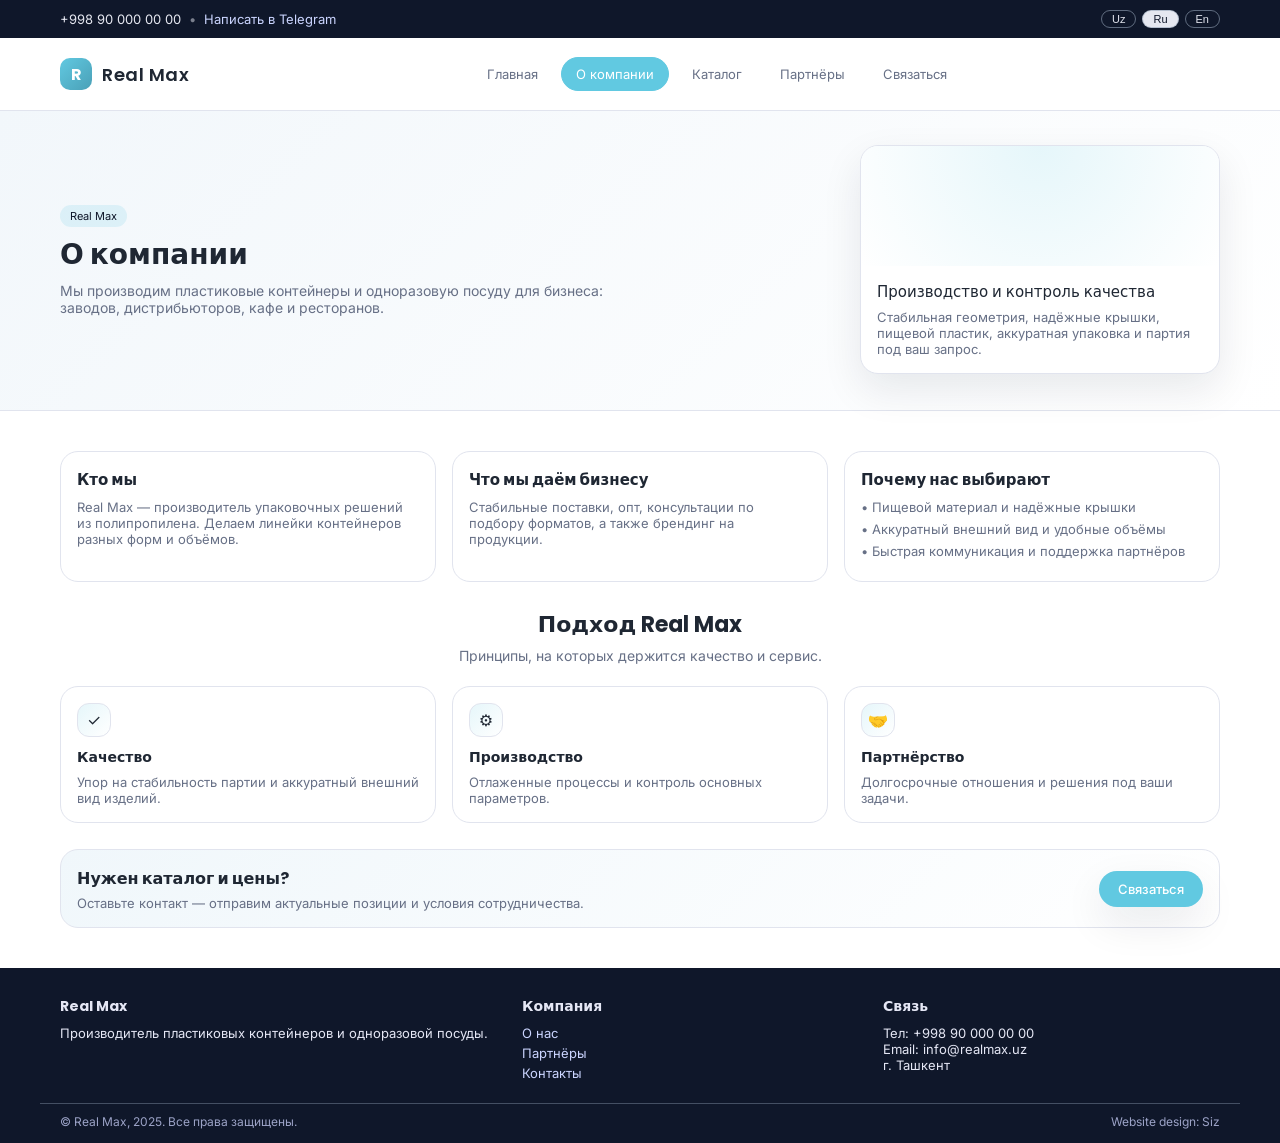
<file: about.html>
<!DOCTYPE html>
<html lang="ru">
<head>
  <meta charset="UTF-8">
  <title>Real Max – О компании</title>
  <meta name="viewport" content="width=device-width, initial-scale=1.0">
  <link href="https://fonts.googleapis.com/css2?family=Inter:wght@400;500;600&family=Poppins:wght@500;600;700&display=swap" rel="stylesheet">
  <link rel="stylesheet" href="styles.css">
</head>
<body>

  <header class="header">
    <!-- Yuqori panel (telefon, telegram, til) -->
  <div class="topbar">
    <div class="container topbar-inner">
      <div class="topbar-left">
        <span class="topbar-phone">+998 90 000 00 00</span>
        <span class="topbar-sep">•</span>
        <a href="#" class="topbar-link" data-i18n="topbar_telegram">Написать в Telegram</a>
      </div>
      <div class="topbar-right">
        <button class="lang-chip" data-lang="uz">Uz</button>
        <button class="lang-chip active" data-lang="ru">Ru</button>
        <button class="lang-chip" data-lang="en">En</button>
      </div>
    </div>
  </div>
    <div class="container header-inner">
      <a class="logo" href="index.html" aria-label="Real Max">
        <span class="logo-mark">R</span>
        <span class="logo-text">Real Max</span>
      </a>

      <nav class="nav-main" aria-label="Main navigation">
        <a class="nav-link" href="index.html" data-i18n="nav_home">Главная</a>
        <a class="nav-link nav-link-active" href="about.html" data-i18n="nav_about">О компании</a>
        <a class="nav-link" href="catalog.html" data-i18n="nav_catalog">каталог</a>
        <a class="nav-link" href="partners.html" data-i18n="nav_partners">Партнёры</a>
        <a class="nav-link" href="contact.html" data-i18n="nav_contact">Связаться</a>
      </nav>
    </div>
  </header>

  <section class="page-hero">
    <div class="container page-hero-inner">
      <div>
        <div class="page-chip" data-i18n="about_chip">Real Max</div>
        <h1 class="page-title" data-i18n="about_title">О компании</h1>
        <p class="page-sub" data-i18n="about_sub">
          Мы производим пластиковые контейнеры и одноразовую посуду для бизнеса: заводов, дистрибьюторов, кафе и ресторанов.
        </p>
      </div>
      <div class="page-hero-card">
        <div class="page-hero-card-top"></div>
        <div class="page-hero-card-body">
          <div class="page-hero-card-title" data-i18n="about_card_title">Производство и контроль качества</div>
          <div class="page-hero-card-text" data-i18n="about_card_text">
            Стабильная геометрия, надёжные крышки, пищевой пластик, аккуратная упаковка и партия под ваш запрос.
          </div>
        </div>
      </div>
    </div>
  </section>

  <section class="section">
    <div class="container">
      <div class="info-grid">
        <div class="info-card">
          <h3 data-i18n="about_b1_title">Кто мы</h3>
          <p data-i18n="about_b1_text">
            Real Max — производитель упаковочных решений из полипропилена. Делаем линейки контейнеров разных форм и объёмов.
          </p>
        </div>

        <div class="info-card">
          <h3 data-i18n="about_b2_title">Что мы даём бизнесу</h3>
          <p data-i18n="about_b2_text">
            Стабильные поставки, опт, консультации по подбору форматов, а также брендинг на продукции.
          </p>
        </div>

        <div class="info-card">
          <h3 data-i18n="about_b3_title">Почему нас выбирают</h3>
          <ul class="bullet">
            <li data-i18n="about_b3_li1">• Пищевой материал и надёжные крышки</li>
            <li data-i18n="about_b3_li2">• Аккуратный внешний вид и удобные объёмы</li>
            <li data-i18n="about_b3_li3">• Быстрая коммуникация и поддержка партнёров</li>
          </ul>
        </div>
      </div>

      <div class="section-header" style="margin-top:26px;">
        <h2 data-i18n="about_values_title">Подход Real Max</h2>
        <p data-i18n="about_values_sub">Принципы, на которых держится качество и сервис.</p>
      </div>

      <div class="value-grid">
        <div class="value-card">
          <div class="value-icon">✓</div>
          <h4 data-i18n="about_v1_title">Качество</h4>
          <p data-i18n="about_v1_text">Упор на стабильность партии и аккуратный внешний вид изделий.</p>
        </div>
        <div class="value-card">
          <div class="value-icon">⚙</div>
          <h4 data-i18n="about_v2_title">Производство</h4>
          <p data-i18n="about_v2_text">Отлаженные процессы и контроль основных параметров.</p>
        </div>
        <div class="value-card">
          <div class="value-icon">🤝</div>
          <h4 data-i18n="about_v3_title">Партнёрство</h4>
          <p data-i18n="about_v3_text">Долгосрочные отношения и решения под ваши задачи.</p>
        </div>
      </div>

      <div class="cta-panel">
        <div>
          <h3 data-i18n="about_cta_title">Хотите каталог и цены?</h3>
          <p data-i18n="about_cta_text">Оставьте контакт — отправим актуальные позиции и условия сотрудничества.</p>
        </div>
        <a class="btn primary" href="contact.html" data-i18n="about_cta_btn">Связаться</a>
      </div>
    </div>
  </section>

  <footer class="footer">
    <div class="container footer-inner">
      <div class="footer-col">
        <h4>Real Max</h4>
        <p data-i18n="footer_about">Производитель пластиковых контейнеров и одноразовой посуды.</p>
      </div>
      <div class="footer-col">
        <h4 data-i18n="footer_company">Компания</h4>
        <a href="about.html" data-i18n="footer_about_link">О нас</a>
        <a href="partners.html" data-i18n="footer_partners_link">Партнёры</a>
        <a href="contact.html" data-i18n="footer_contacts">Контакты</a>
      </div>
      <div class="footer-col">
        <h4 data-i18n="footer_contact">Связь</h4>
        <p data-i18n="footer_tel">Тел: +998 90 000 00 00</p>
        <p data-i18n="footer_email">Email: info@realmax.uz</p>
        <p data-i18n="footer_city">г. Ташкент</p>
      </div>
    </div>
    <div class="footer-bottom">
      <div class="container footer-bottom-inner">
        <span data-i18n="footer_copy">© Real Max, 2025. Все права защищены.</span>
        <span data-i18n="footer_design">Website design: Siz</span>
      </div>
    </div>
  </footer>

  <script src="script.js"></script>
</body>
</html>
</file>
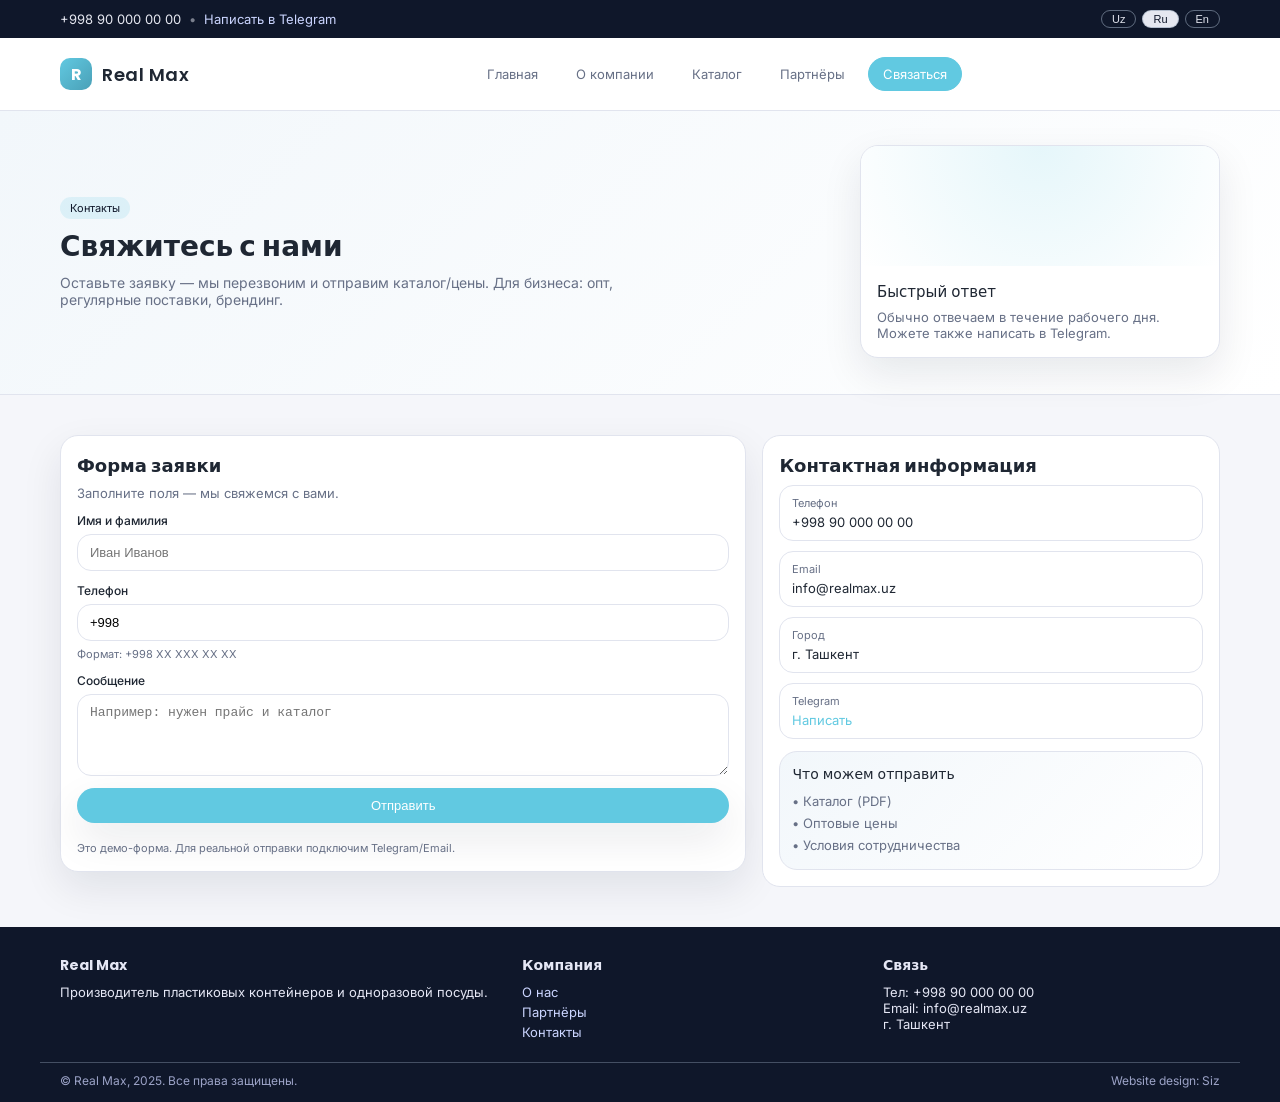
<file: contact.html>
<!DOCTYPE html>
<html lang="ru">
<head>
  <meta charset="UTF-8">
  <title>Real Max – Связаться</title>
  <meta name="viewport" content="width=device-width, initial-scale=1.0">
  <link href="https://fonts.googleapis.com/css2?family=Inter:wght@400;500;600&family=Poppins:wght@500;600;700&display=swap" rel="stylesheet">
  <link rel="stylesheet" href="styles.css">
</head>
<body>

  <header class="header">
    <!-- Yuqori panel (telefon, telegram, til) -->
  <div class="topbar">
    <div class="container topbar-inner">
      <div class="topbar-left">
        <span class="topbar-phone">+998 90 000 00 00</span>
        <span class="topbar-sep">•</span>
        <a href="#" class="topbar-link" data-i18n="topbar_telegram">Написать в Telegram</a>
      </div>
      <div class="topbar-right">
        <button class="lang-chip" data-lang="uz">Uz</button>
        <button class="lang-chip active" data-lang="ru">Ru</button>
        <button class="lang-chip" data-lang="en">En</button>
      </div>
    </div>
  </div>
    <div class="container header-inner">
      <a class="logo" href="index.html" aria-label="Real Max">
        <span class="logo-mark">R</span>
        <span class="logo-text">Real Max</span>
      </a>

      <nav class="nav-main" aria-label="Main navigation">
        <a class="nav-link" href="index.html" data-i18n="nav_home">Главная</a>
        <a class="nav-link" href="about.html" data-i18n="nav_about">О компании</a>
        <a class="nav-link" href="catalog.html" data-i18n="nav_catalog">каталог</a>
        <a class="nav-link" href="partners.html" data-i18n="nav_partners">Партнёры</a>
        <a class="nav-link nav-link-active" href="contact.html" data-i18n="nav_contact">Связаться</a>
      </nav>
    </div>
  </header>

  <section class="page-hero">
    <div class="container page-hero-inner">
      <div>
        <div class="page-chip" data-i18n="contact_chip">Контакты</div>
        <h1 class="page-title" data-i18n="contact_title">Свяжитесь с нами</h1>
        <p class="page-sub" data-i18n="contact_sub">
          Оставьте заявку — мы перезвоним и отправим каталог/цены. Для бизнеса: опт, регулярные поставки, брендинг.
        </p>
      </div>

      <div class="page-hero-card">
        <div class="page-hero-card-top"></div>
        <div class="page-hero-card-body">
          <div class="page-hero-card-title" data-i18n="contact_card_title">Быстрый ответ</div>
          <div class="page-hero-card-text" data-i18n="contact_card_text">
            Обычно отвечаем в течение рабочего дня. Можете также написать в Telegram.
          </div>
        </div>
      </div>
    </div>
  </section>

  <section class="section section-alt">
    <div class="container">
      <div class="contact-grid">
        <div class="contact-card">
          <h2 class="contact-h2" data-i18n="contact_form_title">Форма заявки</h2>
          <p class="contact-p" data-i18n="contact_form_sub">Заполните поля — мы свяжемся с вами.</p>

          <form class="form" id="contactForm">
            <div class="form-row">
              <label class="form-label" for="fullName" data-i18n="contact_name_label">Имя и фамилия</label>
              <input class="form-input" id="fullName" name="fullName" type="text" placeholder="Иван Иванов" required>
            </div>

            <div class="form-row">
              <label class="form-label" for="phone" data-i18n="contact_phone_label">Телефон</label>
              <input class="form-input" id="phone" name="phone" type="tel" placeholder="+998 90 123 45 67" required>
              <div class="form-hint" data-i18n="contact_phone_hint">Формат: +998 XX XXX XX XX</div>
            </div>

            <div class="form-row">
              <label class="form-label" for="message" data-i18n="contact_msg_label">Сообщение</label>
              <textarea class="form-textarea" id="message" name="message" rows="4" placeholder="Например: нужен прайс и каталог"></textarea>
            </div>

            <button class="btn primary full" type="submit" data-i18n="contact_submit">Отправить</button>
            <div class="form-note" data-i18n="contact_note">Это демо-форма. Для реальной отправки подключим Telegram/Email.</div>
          </form>
        </div>

        <div class="contact-card contact-card-side">
          <h2 class="contact-h2" data-i18n="contact_info_title">Контактная информация</h2>
          <div class="contact-info">
            <div class="contact-info-item">
              <div class="contact-info-k" data-i18n="contact_info_phone_k">Телефон</div>
              <div class="contact-info-v">+998 90 000 00 00</div>
            </div>
            <div class="contact-info-item">
              <div class="contact-info-k">Email</div>
              <div class="contact-info-v">info@realmax.uz</div>
            </div>
            <div class="contact-info-item">
              <div class="contact-info-k" data-i18n="contact_info_city_k">Город</div>
              <div class="contact-info-v" data-i18n="footer_city">г. Ташкент</div>
            </div>
            <div class="contact-info-item">
              <div class="contact-info-k">Telegram</div>
              <div class="contact-info-v">
                <a href="#" class="news-link" data-i18n="contact_info_tg_link">Написать</a>
              </div>
            </div>
          </div>

          <div class="mini-card">
            <div class="mini-card-title" data-i18n="contact_side_title">Что можем отправить</div>
            <ul class="bullet" style="margin-top:8px;">
              <li data-i18n="contact_side_li1">• Каталог (PDF)</li>
              <li data-i18n="contact_side_li2">• Оптовые цены</li>
              <li data-i18n="contact_side_li3">• Условия сотрудничества</li>
            </ul>
          </div>
        </div>

      </div>
    </div>
  </section>

  <footer class="footer">
    <div class="container footer-inner">
      <div class="footer-col">
        <h4>Real Max</h4>
        <p data-i18n="footer_about">Производитель пластиковых контейнеров и одноразовой посуды.</p>
      </div>
      <div class="footer-col">
        <h4 data-i18n="footer_company">Компания</h4>
        <a href="about.html" data-i18n="footer_about_link">О нас</a>
        <a href="partners.html" data-i18n="footer_partners_link">Партнёры</a>
        <a href="contact.html" data-i18n="footer_contacts">Контакты</a>
      </div>
      <div class="footer-col">
        <h4 data-i18n="footer_contact">Связь</h4>
        <p data-i18n="footer_tel">Тел: +998 90 000 00 00</p>
        <p data-i18n="footer_email">Email: info@realmax.uz</p>
        <p data-i18n="footer_city">г. Ташкент</p>
      </div>
    </div>
    <div class="footer-bottom">
      <div class="container footer-bottom-inner">
        <span data-i18n="footer_copy">© Real Max, 2025. Все права защищены.</span>
        <span data-i18n="footer_design">Website design: Siz</span>
      </div>
    </div>
  </footer>
  

  <script src="script.js"></script>
</body>
</html>
</file>
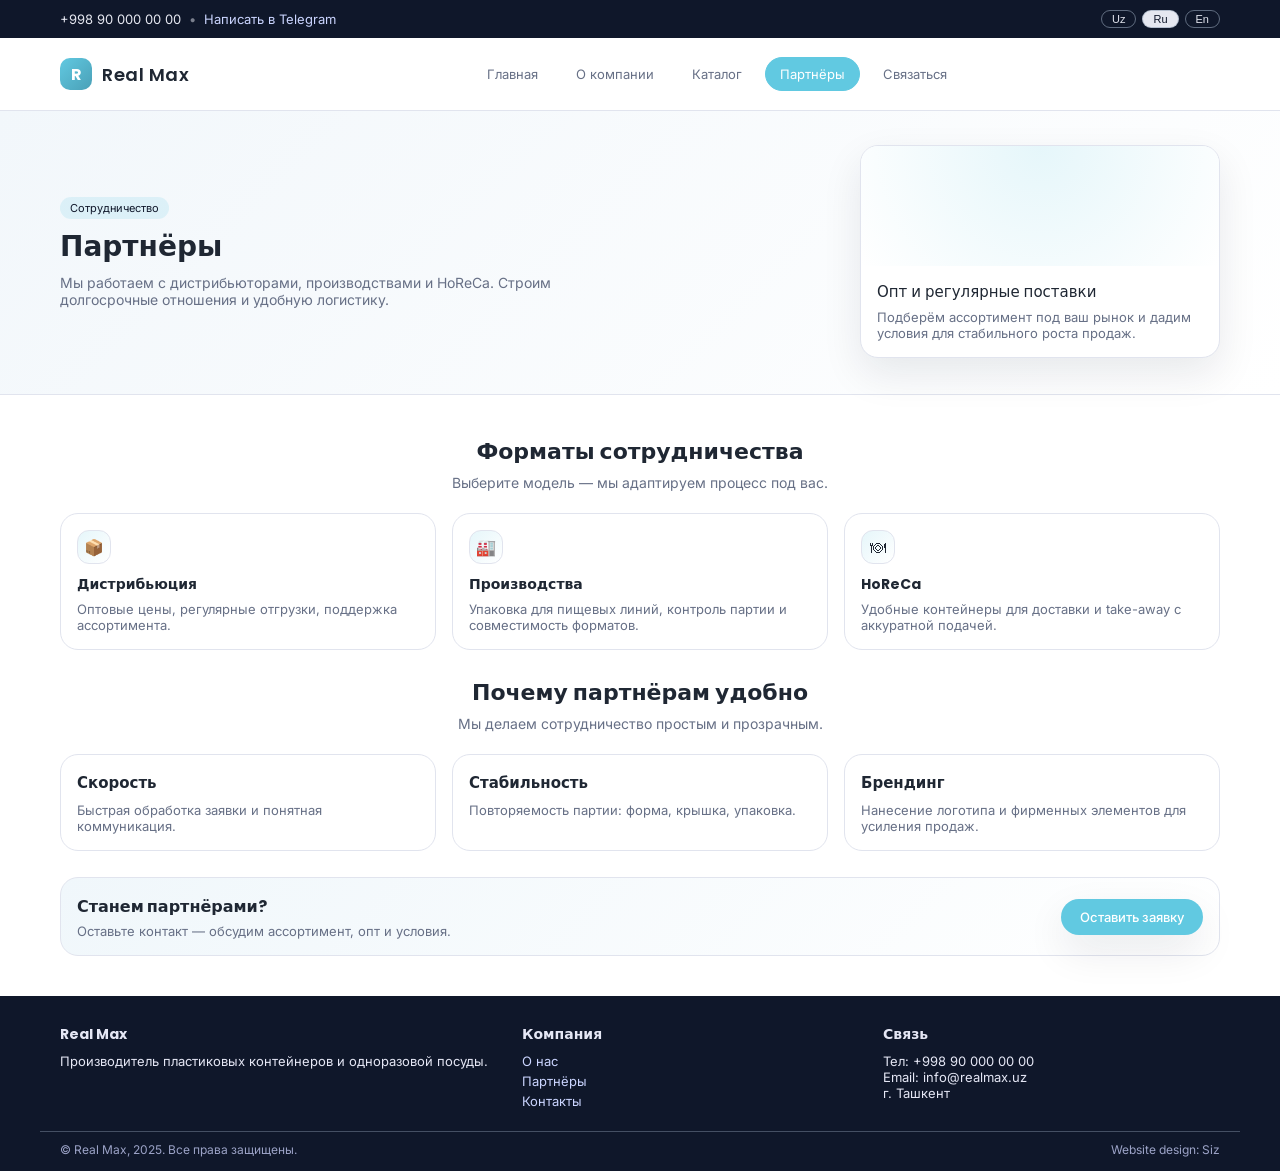
<file: partners.html>
<!DOCTYPE html>
<html lang="ru">
<head>
  <meta charset="UTF-8">
  <title>Real Max – Партнёры</title>
  <meta name="viewport" content="width=device-width, initial-scale=1.0">
  <link href="https://fonts.googleapis.com/css2?family=Inter:wght@400;500;600&family=Poppins:wght@500;600;700&display=swap" rel="stylesheet">
  <link rel="stylesheet" href="styles.css">
</head>
<body>

  <header class="header">
    <!-- Yuqori panel (telefon, telegram, til) -->
  <div class="topbar">
    <div class="container topbar-inner">
      <div class="topbar-left">
        <span class="topbar-phone">+998 90 000 00 00</span>
        <span class="topbar-sep">•</span>
        <a href="#" class="topbar-link" data-i18n="topbar_telegram">Написать в Telegram</a>
      </div>
      <div class="topbar-right">
        <button class="lang-chip" data-lang="uz">Uz</button>
        <button class="lang-chip active" data-lang="ru">Ru</button>
        <button class="lang-chip" data-lang="en">En</button>
      </div>
    </div>
  </div>
    <div class="container header-inner">
      <a class="logo" href="index.html" aria-label="Real Max">
        <span class="logo-mark">R</span>
        <span class="logo-text">Real Max</span>
      </a>

      <nav class="nav-main" aria-label="Main navigation">
        <a class="nav-link" href="index.html" data-i18n="nav_home">Главная</a>
        <a class="nav-link" href="about.html" data-i18n="nav_about">О компании</a>
        <a class="nav-link" href="catalog.html" data-i18n="nav_catalog">каталог</a>
        <a class="nav-link nav-link-active" href="partners.html" data-i18n="nav_partners">Партнёры</a>
        <a class="nav-link" href="contact.html" data-i18n="nav_contact">Связаться</a>
      </nav>
    </div>
  </header>

  <section class="page-hero">
    <div class="container page-hero-inner">
      <div>
        <div class="page-chip" data-i18n="partners_chip">Сотрудничество</div>
        <h1 class="page-title" data-i18n="partners_title">Партнёры</h1>
        <p class="page-sub" data-i18n="partners_sub">
          Мы работаем с дистрибьюторами, производствами и HoReCa. Строим долгосрочные отношения и удобную логистику.
        </p>
      </div>
      <div class="page-hero-card">
        <div class="page-hero-card-top"></div>
        <div class="page-hero-card-body">
          <div class="page-hero-card-title" data-i18n="partners_card_title">Опт и регулярные поставки</div>
          <div class="page-hero-card-text" data-i18n="partners_card_text">
            Подберём ассортимент под ваш рынок и дадим условия для стабильного роста продаж.
          </div>
        </div>
      </div>
    </div>
  </section>

  <section class="section">
    <div class="container">
      <div class="section-header">
        <h2 data-i18n="partners_models_title">Форматы сотрудничества</h2>
        <p data-i18n="partners_models_sub">Выберите модель — мы адаптируем процесс под вас.</p>
      </div>

      <div class="value-grid">
        <div class="value-card">
          <div class="value-icon">📦</div>
          <h4 data-i18n="partners_m1_title">Дистрибьюция</h4>
          <p data-i18n="partners_m1_text">Оптовые цены, регулярные отгрузки, поддержка ассортимента.</p>
        </div>
        <div class="value-card">
          <div class="value-icon">🏭</div>
          <h4 data-i18n="partners_m2_title">Производства</h4>
          <p data-i18n="partners_m2_text">Упаковка для пищевых линий, контроль партии и совместимость форматов.</p>
        </div>
        <div class="value-card">
          <div class="value-icon">🍽</div>
          <h4 data-i18n="partners_m3_title">HoReCa</h4>
          <p data-i18n="partners_m3_text">Удобные контейнеры для доставки и take-away с аккуратной подачей.</p>
        </div>
      </div>

      <div class="section-header" style="margin-top:26px;">
        <h2 data-i18n="partners_why_title">Почему партнёрам удобно</h2>
        <p data-i18n="partners_why_sub">Мы делаем сотрудничество простым и прозрачным.</p>
      </div>

      <div class="info-grid">
        <div class="info-card">
          <h3 data-i18n="partners_b1_title">Скорость</h3>
          <p data-i18n="partners_b1_text">Быстрая обработка заявки и понятная коммуникация.</p>
        </div>
        <div class="info-card">
          <h3 data-i18n="partners_b2_title">Стабильность</h3>
          <p data-i18n="partners_b2_text">Повторяемость партии: форма, крышка, упаковка.</p>
        </div>
        <div class="info-card">
          <h3 data-i18n="partners_b3_title">Брендинг</h3>
          <p data-i18n="partners_b3_text">Нанесение логотипа и фирменных элементов для усиления продаж.</p>
        </div>
      </div>

      <div class="cta-panel">
        <div>
          <h3 data-i18n="partners_cta_title">Станем партнёрами?</h3>
          <p data-i18n="partners_cta_text">Оставьте контакт — обсудим ассортимент, опт и условия.</p>
        </div>
        <a class="btn primary" href="contact.html" data-i18n="partners_cta_btn">Оставить заявку</a>
      </div>
    </div>
  </section>

  <footer class="footer">
    <div class="container footer-inner">
      <div class="footer-col">
        <h4>Real Max</h4>
        <p data-i18n="footer_about">Производитель пластиковых контейнеров и одноразовой посуды.</p>
      </div>
      <div class="footer-col">
        <h4 data-i18n="footer_company">Компания</h4>
        <a href="about.html" data-i18n="footer_about_link">О нас</a>
        <a href="partners.html" data-i18n="footer_partners_link">Партнёры</a>
        <a href="contact.html" data-i18n="footer_contacts">Контакты</a>
      </div>
      <div class="footer-col">
        <h4 data-i18n="footer_contact">Связь</h4>
        <p data-i18n="footer_tel">Тел: +998 90 000 00 00</p>
        <p data-i18n="footer_email">Email: info@realmax.uz</p>
        <p data-i18n="footer_city">г. Ташкент</p>
      </div>
    </div>
    <div class="footer-bottom">
      <div class="container footer-bottom-inner">
        <span data-i18n="footer_copy">© Real Max, 2025. Все права защищены.</span>
        <span data-i18n="footer_design">Website design: Siz</span>
      </div>
    </div>
  </footer>

  <script src="script.js"></script>
</body>
</html>
</file>
<file: styles.css>
:root {
  --brand: #61c9e1;
  --brand-soft: rgba(97, 201, 225, 0.16);
  --text-main: #1f2733;
  --text-muted: #677086;
  --bg: #f5f6fa;
  --card-bg: #ffffff;
  --border-soft: #e1e4ee;
  --shadow-soft: 0 16px 40px rgba(15, 23, 42, 0.09);
  --radius-md: 12px;
  --radius-lg: 18px;
}

/* Reset */
*,
*::before,
*::after {
  box-sizing: border-box;
  margin: 0;
  padding: 0;
}
.product-img img { width:100%; height:100%; object-fit:cover; display:block; }

html, body {
  font-family: 'Inter', system-ui, -apple-system, BlinkMacSystemFont, sans-serif;
  color: var(--text-main);
  background-color: #ffffff;
  scroll-behavior: smooth;
}

a { text-decoration: none; color: inherit; }
img { max-width: 100%; display: block; }

.container {
  width: 100%;
  max-width: 1200px;
  margin: 0 auto;
  padding: 0 20px;
}

/* Topbar */
.topbar {
  background-color: #0f172a;
  color: #e5e7f0;
  font-size: 13px;
}

.topbar-inner {
  display: flex;
  justify-content: space-between;
  align-items: center;
  height: 38px;
}

.topbar-left {
  display: flex;
  align-items: center;
  gap: 8px;
}

.topbar-link { color: #cbd5ff; }
.topbar-sep { opacity: 0.5; }

.topbar-right { display: flex; gap: 6px; }

.lang-chip {
  border-radius: 999px;
  border: 1px solid rgba(148, 163, 184, 0.6);
  background: transparent;
  padding: 2px 10px;
  color: #e5e7f0;
  font-size: 11px;
  cursor: pointer;
}

.lang-chip.active {
  background-color: #e5e7f0;
  color: #0f172a;
}

/* Header */
.header {
  border-bottom: 1px solid var(--border-soft);
  background-color: #ffffff;
  position: sticky;
  top: 0;
  z-index: 50;
}

.header-inner {
  display: flex;
  align-items: center;
  justify-content: space-between;
  gap: 24px;
  height: 72px;
}

.logo {
  display: flex;
  align-items: center;
  gap: 10px;
}

.logo-mark {
  width: 32px;
  height: 32px;
  border-radius: 10px;
  background: linear-gradient(135deg, var(--brand), #4aa0b7);
  display: flex;
  align-items: center;
  justify-content: center;
  color: #ffffff;
  font-weight: 700;
  font-family: 'Poppins', system-ui;
}

.logo-text {
  font-weight: 600;
  font-family: 'Poppins', system-ui;
  letter-spacing: 0.03em;
  font-size: 18px;
}

.nav-main {
  display: flex;
  gap: 8px;
  flex: 1;
  justify-content: center;
}

.nav-link {
  border-radius: 999px;
  border: 1px solid transparent;
  padding: 8px 14px;
  font-size: 13px;
  background-color: transparent;
  cursor: pointer;
  color: var(--text-muted);
  transition: 0.18s ease;
  display: inline-flex;
  align-items: center;
  justify-content: center;
}

.nav-link:hover {
  background-color: var(--brand-soft);
  color: var(--text-main);
}

.nav-link-active {
  background-color: var(--brand);
  color: #ffffff;
  border-color: var(--brand);
}
.hero-desc{
  margin-top: 16px;
  max-width: 560px;
}

.hero-desc p{
  font-size: 14px;
  line-height: 1.7;
  color: var(--text-muted);
  margin-bottom: 10px;
}

/* Hero */

.hero{
  min-height: calc(100vh - 110px);
  display:flex;
  align-items:center;
  position: relative;
  overflow: hidden;

  /* layered premium gradient */
  background:
    radial-gradient(600px 600px at 15% 20%, rgba(97,201,225,0.45), transparent 60%),
    radial-gradient(520px 520px at 105% 100%, rgba(97,201,225,0.25), transparent 150%),
    linear-gradient(135deg, #eef6fb 0%, #ffffff 55%);
  
  border-bottom: 1px solid var(--border-soft);
}

.hero-inner {
  display: grid;
  grid-template-columns: 1.3fr 0.7fr; /* chapga ko‘proq joy */
  align-items: center;
  gap: 48px;
}

.hero-label {
  display: inline-block;
  padding: 4px 10px;
  border-radius: 999px;
  background-color: var(--brand-soft);
  color: #0f172a;
  font-size: 11px;
  margin-bottom: 10px;
}

.hero h1 {
  font-family: 'Poppins', system-ui;
  font-size: 50px;
  line-height: 1.25;
  margin-bottom: 14px;
}

/* ===== Real Max yondashuvi — oq gradient ===== */
.rm-values{
  position: relative;
  background-color: #61C9E1; /* asosiy ko‘k */
  overflow: hidden;
}

.rm-values::before{
  content: "";
  position: absolute;
  inset: 0;

  background:
    radial-gradient(900px 500px at 50% 0%, rgba(255,255,255,0.35), transparent 65%),
    radial-gradient(700px 450px at 20% 60%, rgba(255,255,255,0.18), transparent 70%),
    radial-gradient(700px 450px at 80% 60%, rgba(255,255,255,0.18), transparent 70%);

  pointer-events: none;
}

/* textlar ustida qolsin */
.rm-values > .container{
  position: relative;
  z-index: 2;
}

.hero-text {
  color: var(--text-muted);
  font-size: 14px;
  max-width: 480px;
  margin-bottom: 18px;
}

.hero-actions {
  display: flex;
  flex-wrap: wrap;
  gap: 10px;
  margin-bottom: 20px;
}

.btn {
  border-radius: 999px;
  padding: 9px 18px;
  border: 1px solid transparent;
  font-size: 13px;
  cursor: pointer;
  font-weight: 500;
  display: inline-flex;
  align-items: center;
  justify-content: center;
  transition: 0.18s ease;
}

.btn.primary {
  background-color: var(--brand);
  color: #ffffff;
  box-shadow: var(--shadow-soft);
}

.btn.primary:hover { opacity: 0.92; }

.btn.ghost {
  background-color: #ffffff;
  color: var(--text-main);
  border-color: var(--border-soft);
}

.btn.ghost:hover { border-color: var(--brand); }
.btn.mini { padding: 7px 14px; font-size: 12px; }
.btn.full { width: 100%; }

.hero-stats {
  display: flex;
  flex-wrap: wrap;
  gap: 18px;
  margin-top: 8px;
}

.stat-item { min-width: 90px; }
.stat-number { display: block; font-weight: 600; font-size: 18px; }
.stat-label { font-size: 12px; color: var(--text-muted); }

.hero-right { display: flex; justify-content: center; }

.hero-product-card {
  width: 140%;
  max-width: 960px;   /* 860 → 960 */
  aspect-ratio: 1 / 1;
  border-radius: var(--radius-lg);
  background-color: #ffffff;
  border: 1px solid var(--border-soft);
  box-shadow: var(--shadow-soft);
  overflow: hidden;
}




.hero-product-info { padding: 14px 16px 16px; }
.hero-product-info h3 {
  font-size: 16px;
  margin-bottom: 6px;
  font-family: 'Poppins', system-ui;
}
.hero-product-info p {
  font-size: 13px;
  color: var(--text-muted);
  margin-bottom: 10px;
}

/* Sections */
.section { padding: 40px 0; background-color: #ffffff; }
.section-alt { background-color: var(--bg); }

.section-header { text-align: center; margin-bottom: 22px; }
.section-header h2 {
  font-family: 'Poppins', system-ui;
  font-size: 22px;
  margin-bottom: 6px;
}
.section-header p { font-size: 14px; color: var(--text-muted); }

.section-header-row {
  display: flex;
  justify-content: space-between;
  align-items: flex-end;
  gap: 16px;
}

/* Tabs */
.tabs { display: flex; gap: 6px; flex-wrap: wrap; }
.tab {
  border-radius: 999px;
  padding: 5px 12px;
  border: 1px solid var(--border-soft);
  background-color: #ffffff;
  font-size: 12px;
  color: var(--text-muted);
  cursor: pointer;
}
.tab.active {
  border-color: var(--brand);
  color: var(--brand);
  background-color: var(--brand-soft);
}

/* Category grid */
.category-grid {
  display: grid;
  grid-template-columns: repeat(4, minmax(0, 1fr));
  gap: 16px;
}

.category-card {
  background-color: var(--card-bg);
  border-radius: var(--radius-lg);
  padding: 16px;
  border: 1px solid var(--border-soft);
  transition: 0.18s ease;
  min-height: 120px;
}

.category-card h3 {
  font-size: 15px;
  font-family: 'Poppins', system-ui;
  margin-bottom: 6px;
}

.category-card p { font-size: 13px; color: var(--text-muted); }

.category-card:hover {
  box-shadow: var(--shadow-soft);
  transform: translateY(-3px);
}

/* Product grid */
.product-grid {
  display: grid;
  grid-template-columns: repeat(4, 1fr);
  column-gap: 24px;   /* yonidan */
  row-gap: 40px;      /* tepa-pastdan */
}


.product-card {
  background-color: #ffffff;
  border-radius: var(--radius-lg);
  border: 1px solid var(--border-soft);
  overflow: hidden;
  position: relative;
  display: flex;
  flex-direction: column;
  height: 100%;
}

.product-badge {
  position: absolute;
  top: 10px;
  left: 10px;
  background-color: var(--brand);
  color: #ffffff;
  font-size: 11px;
  padding: 3px 8px;
  border-radius: 999px;
}

.product-img {
  height: 250px;
  background: linear-gradient(135deg, var(--brand-soft), #ffffff);
}

.product-body {
  padding: 12px 14px 14px;
  display: flex;
  flex-direction: column;
  gap: 4px;
  flex: 1;
}

.product-body h3 { font-size: 14px; font-family: 'Poppins', system-ui; }
.product-cat { font-size: 12px; color: var(--text-muted); }
.product-price { font-size: 14px; font-weight: 600; margin-top: 4px; }

/* Branding section */
.branding {
  background: linear-gradient(135deg, #f0f7fb, #ffffff);
  border-top: 1px solid var(--border-soft);
  border-bottom: 1px solid var(--border-soft);
}

.branding-inner {
  display: grid;
  grid-template-columns: minmax(0, 1.3fr) minmax(0, 1fr);
  gap: 30px;
  align-items: center;
}

.branding-text h2 {
  font-family: 'Poppins', system-ui;
  font-size: 22px;
  margin-bottom: 10px;
}

.branding-text p {
  font-size: 14px;
  color: var(--text-muted);
  margin-bottom: 10px;
}

.branding-text ul {
  list-style: none;
  font-size: 13px;
  color: var(--text-muted);
  margin-bottom: 14px;
}

.branding-visual { display: flex; justify-content: center; }

.branding-img {
  width: 100%;
  max-width: 320px;
  height: 220px;
  border-radius: var(--radius-lg);
  background: radial-gradient(circle at top, var(--brand), #0f172a);
  opacity: 0.85;
}

/* News */
.news-grid {
  display: grid;
  grid-template-columns: repeat(2, minmax(0, 1fr));
  gap: 18px;
}

.news-card {
  background-color: #ffffff;
  border-radius: var(--radius-lg);
  border: 1px solid var(--border-soft);
  overflow: hidden;
  display: flex;
  flex-direction: column;
  box-shadow: 0 0 0 rgba(0, 0, 0, 0);
  transition: 0.18s ease;
}

.news-card:hover {
  box-shadow: var(--shadow-soft);
  transform: translateY(-3px);
}

.news-img { height: 150px; background: linear-gradient(135deg, var(--brand-soft), #ffffff); }
.news-body { padding: 12px 14px 16px; font-size: 13px; }
.news-date { font-size: 11px; color: var(--text-muted); }
.news-body h3 { font-size: 15px; margin: 4px 0 6px; font-family: 'Poppins', system-ui; }
.news-body p { color: var(--text-muted); margin-bottom: 8px; }
.news-link { font-size: 13px; color: var(--brand); }

/* Footer */
.footer {
  background-color: #0f172a;
  color: #e5e7f5;
  padding-top: 28px;
}

.footer-inner {
  display: grid;
  grid-template-columns: minmax(0, 1.3fr) minmax(0, 1fr) minmax(0, 1fr);
  gap: 24px;
  padding-bottom: 18px;
  border-bottom: 1px solid rgba(148, 163, 184, 0.4);
  font-size: 13px;
}

.footer-col h4 {
  font-size: 14px;
  margin-bottom: 8px;
  font-family: 'Poppins', system-ui;
}

.footer-col a {
  display: block;
  font-size: 13px;
  color: #cbd5ff;
  margin-bottom: 4px;
}

.footer-bottom { padding: 10px 0 14px; font-size: 12px; }
.footer-bottom-inner {
  display: flex;
  justify-content: space-between;
  gap: 12px;
  color: #9ca3c7;
}

/* ======= Pages (minimal, same style) ======= */
.page-hero {
  background: linear-gradient(135deg, #f2f7fb, #ffffff);
  padding: 34px 0 36px;
  border-bottom: 1px solid var(--border-soft);
}

.page-hero-inner {
  display: grid;
  grid-template-columns: minmax(0, 1.4fr) minmax(0, 1fr);
  gap: 26px;
  align-items: center;
}

.page-chip {
  display: inline-block;
  padding: 4px 10px;
  border-radius: 999px;
  background-color: var(--brand-soft);
  color: #0f172a;
  font-size: 11px;
  margin-bottom: 10px;
}

.page-title {
  font-family: 'Poppins', system-ui;
  font-size: 28px;
  line-height: 1.25;
  margin-bottom: 10px;
}

.page-sub { color: var(--text-muted); font-size: 14px; max-width: 560px; }

.page-hero-card {
  width: 100%;
  max-width: 360px;
  border-radius: var(--radius-lg);
  background-color: #ffffff;
  border: 1px solid var(--border-soft);
  box-shadow: var(--shadow-soft);
  overflow: hidden;
  justify-self: end;
}

.page-hero-card-top {
  height: 120px;
  background: radial-gradient(circle at top, var(--brand-soft), #ffffff);
}

.page-hero-card-body { padding: 14px 16px 16px; }
.page-hero-card-title {
  font-family: 'Poppins', system-ui;
  font-size: 15px;
  margin-bottom: 6px;
}
.page-hero-card-text { font-size: 13px; color: var(--text-muted); }

/* Info / Value cards */
.info-grid {
  display: grid;
  grid-template-columns: repeat(3, minmax(0, 1fr));
  gap: 16px;
}

.info-card {
  background: #ffffff;
  border: 1px solid var(--border-soft);
  border-radius: var(--radius-lg);
  padding: 16px;
  transition: 0.18s ease;
}

.info-card:hover { box-shadow: var(--shadow-soft); transform: translateY(-3px); }

.info-card h3 {
  font-family: 'Poppins', system-ui;
  font-size: 15px;
  margin-bottom: 8px;
}
.info-card p { font-size: 13px; color: var(--text-muted); }

.bullet { list-style: none; font-size: 13px; color: var(--text-muted); }
.bullet li { margin-bottom: 6px; }

.value-grid {
  display: grid;
  grid-template-columns: repeat(3, minmax(0, 1fr));
  gap: 16px;
}

.value-card {
  background: #ffffff;
  border: 1px solid var(--border-soft);
  border-radius: var(--radius-lg);
  padding: 16px;
  transition: 0.18s ease;
}

.value-card:hover { box-shadow: var(--shadow-soft); transform: translateY(-3px); }

.value-icon {
  width: 34px;
  height: 34px;
  border-radius: 12px;
  background: linear-gradient(135deg, var(--brand-soft), #ffffff);
  display: flex;
  align-items: center;
  justify-content: center;
  margin-bottom: 10px;
  border: 1px solid var(--border-soft);
}

.value-card h4 {
  font-family: 'Poppins', system-ui;
  font-size: 14px;
  margin-bottom: 6px;
}

.value-card p { font-size: 13px; color: var(--text-muted); }

.cta-panel {
  margin-top: 26px;
  background: linear-gradient(135deg, #f0f7fb, #ffffff);
  border: 1px solid var(--border-soft);
  border-radius: var(--radius-lg);
  padding: 16px;
  display: flex;
  align-items: center;
  justify-content: space-between;
  gap: 12px;
}

.cta-panel h3 { font-family: 'Poppins', system-ui; font-size: 16px; margin-bottom: 4px; }
.cta-panel p { font-size: 13px; color: var(--text-muted); }

/* Contact */
.contact-grid {
  display: grid;
  grid-template-columns: minmax(0, 1.2fr) minmax(0, 0.8fr);
  gap: 16px;
  align-items: start;
}

.contact-card {
  background: #ffffff;
  border: 1px solid var(--border-soft);
  border-radius: var(--radius-lg);
  padding: 16px;
  box-shadow: var(--shadow-soft);
}

.contact-card-side { box-shadow: none; background: #ffffff; }

.contact-h2 {
  font-family: 'Poppins', system-ui;
  font-size: 18px;
  margin-bottom: 6px;
}

.contact-p { font-size: 13px; color: var(--text-muted); margin-bottom: 12px; }

.form { display: grid; gap: 12px; }
.form-row { display: grid; gap: 6px; }

.form-label { font-size: 12px; color: var(--text-main); font-weight: 500; }

.form-input, .form-textarea {
  width: 100%;
  border-radius: 14px;
  border: 1px solid var(--border-soft);
  padding: 10px 12px;
  font-size: 13px;
  outline: none;
  background: #ffffff;
}

.form-input:focus, .form-textarea:focus { border-color: var(--brand); }

.form-hint { font-size: 11px; color: var(--text-muted); }
.form-note { font-size: 11px; color: var(--text-muted); margin-top: 6px; }

.contact-info { display: grid; gap: 10px; margin-top: 6px; }
.contact-info-item {
  border: 1px solid var(--border-soft);
  border-radius: 14px;
  padding: 10px 12px;
  background: #ffffff;
}
.contact-info-k { font-size: 11px; color: var(--text-muted); margin-bottom: 4px; }
.contact-info-v { font-size: 13px; color: var(--text-main); }

.mini-card {
  margin-top: 12px;
  border: 1px solid var(--border-soft);
  border-radius: var(--radius-lg);
  padding: 12px 12px 10px;
  background: linear-gradient(135deg, #f2f7fb, #ffffff);
}

.mini-card-title {
  font-family: 'Poppins', system-ui;
  font-size: 14px;
}

/* Responsive */
@media (max-width: 992px) {
  .hero-inner, .branding-inner, .page-hero-inner { grid-template-columns: 1fr; }
  .page-hero-card { justify-self: start; max-width: 520px; }
  .category-grid { grid-template-columns: repeat(2, minmax(0, 1fr)); }
  .product-grid { grid-template-columns: repeat(2, minmax(0, 1fr)); }
  .news-grid { grid-template-columns: 1fr; }
  .footer-inner { grid-template-columns: repeat(2, minmax(0, 1fr)); }
  .info-grid, .value-grid { grid-template-columns: 1fr; }
  .contact-grid { grid-template-columns: 1fr; }
}

@media (max-width: 768px) {
  .header-inner {
    flex-wrap: wrap;
    height: auto;
    padding: 8px 0 10px;
  }

  .hero { padding-top: 26px; }
  .category-grid { grid-template-columns: 1fr; }
  .product-grid { grid-template-columns: 1fr 1fr; }
  .footer-inner { grid-template-columns: 1fr; }
  .footer-bottom-inner { flex-direction: column; align-items: flex-start; }
  .cta-panel { flex-direction: column; align-items: flex-start; }
}

@media (max-width: 520px) {
  .product-grid { grid-template-columns: 1fr; }
}
/* HIT PRODUCTS – hover preview panel (FIXED) */
.product-card.has-preview {
  position: relative;
  overflow: visible;
}

/* preview card — ustiga chiqadi */
.product-card.has-preview .product-preview {
  position: absolute;
  left: 0;
  right: 0;
  top: -145px;                 /* KARTANING USTIGA CHIQADI */
  z-index: 20;

  opacity: 0;
  transform: translateY(10px) scale(0.96);
  pointer-events: none;

  transition: opacity 220ms ease, transform 220ms ease;
}

.product-card.has-preview:hover .product-preview {
  opacity: 1;
  transform: translateY(0) scale(1);
  pointer-events: auto;
}

/* ichki pack card */
.product-card.has-preview .preview-inner {
  display: grid;
  grid-template-columns: 1fr 1fr;
  gap: 12px;

  background: #ffffff;
  border-radius: 14px;
  padding: 12px;

  box-shadow: 0 20px 60px rgba(0,0,0,0.25);
}

/* HAR IKKALA RASM UCHUN 1:1 KVADRAT */
.product-card.has-preview .preview-col {
  aspect-ratio: 1 / 1;        /* 👈 ENG MUHIM QATOR */
  border-radius: 12px;
  overflow: hidden;
  background: #f4f5f7;

  display: flex;
  align-items: center;
  justify-content: center;
}

/* RASMLAR O‘ZGARMAYDI, CHO‘ZILMAYDI */
.product-card.has-preview .preview-col img {
  max-width: 100%;
  max-height: 100%;
  object-fit: contain;        /* 👈 RASM BUZILMAYDI */
  display: block;
}

/* karta hoverda ozgina premium ko‘tarilish */
.product-card.has-preview:hover {
  transform: translateY(-4px);
  transition: transform 200ms ease;
}

/* mobil: hover yo‘q */
@media (max-width: 900px) {
  .product-card.has-preview .product-preview {
    display: none;
  }
}
/* =========================
   CATALOG PAGE
   ========================= */

.catalog-grid {
  display: grid;
  grid-template-columns: repeat(3, 1fr);
  gap: 28px;
  margin-top: 40px;
}

/* KATALOG CARD */
.catalog-card {
  background: #ffffff;
  border-radius: 18px;
  padding: 18px;
  box-shadow: 0 10px 30px rgba(0,0,0,0.06);
  transition: transform 220ms ease, box-shadow 220ms ease;
  cursor: pointer;
}

.catalog-card:hover {
  transform: translateY(-6px);
  box-shadow: 0 18px 50px rgba(0,0,0,0.12);
}

/* RASM */
.catalog-card img {
  width: 100%;
  height: 220px;
  object-fit: contain;
  background: #f5f6f8;
  border-radius: 14px;
  padding: 16px;
  margin-bottom: 16px;
}

/* SARLAVHA */
.catalog-card h3 {
  font-size: 20px;
  font-weight: 600;
  margin-bottom: 10px;
  color: #111;
}

/* MATN */
.catalog-card p {
  font-size: 15px;
  line-height: 1.5;
  color: #555;
}

/* KATALOG HERO */
.section-title {
  font-size: 36px;
  font-weight: 700;
  margin-bottom: 10px;
}

.section-sub {
  font-size: 17px;
  color: #666;
  max-width: 720px;
}

/* CTA */
.text-center {
  text-align: center;
}

/* RESPONSIVE */
@media (max-width: 1100px) {
  .catalog-grid {
    grid-template-columns: repeat(2, 1fr);
  }
}

@media (max-width: 680px) {
  .catalog-grid {
    grid-template-columns: 1fr;
  }

  .catalog-card img {
    height: 180px;
  }

  .section-title {
    font-size: 28px;
  }
}

.hero-product-image {
  aspect-ratio: 1 / 1;     /* 👈 KVADRAT */
  width: 100%;
  background: #ffffff;
  display: flex;
  align-items: center;
  justify-content: center;
}

.hero-product-image img {
  width: 100%;
  height: 100%;
  object-fit: contain; /* rasm buzilmaydi */
}

/* ===== Real Max Carousel ===== */
.rm-carousel {
  position: relative;
  border-radius: var(--radius-lg);
  border: 1px solid var(--border-soft);
  background: #ffffff;
  box-shadow: var(--shadow-soft);
  padding: 14px 44px; /* tugmalar uchun joy */
}

.rm-carousel-viewport {
  overflow: hidden;
}

.rm-carousel-track {
  display: flex;
  gap: 16px;
  will-change: transform;
  transition: transform 500ms ease;
}

.rm-carousel-item {
  flex: 0 0 100%;         /* kartaning eni */
  aspect-ratio: 1 / 1;     /* KVADRAT */
  border-radius: 18px;
  border: 1px solid var(--border-soft);
  background: #f5f6f8;
  display: flex;
  align-items: center;
  justify-content: center;
  overflow: hidden;
}

.rm-carousel-item img {
  width: 100%;
  height: 100%;
  object-fit: contain;
}
/* ===== RM Carousel background (ORQA FON) ===== */
.rm-carousel {
  position: relative;
  padding: 80px 60px;
  background:
    radial-gradient(
      1000px 520px at 50% 0%,
      rgba(97, 201, 225, 0.28),
      rgba(255, 255, 255, 0) 70%
    ),
    linear-gradient(
      180deg,
      #ffffff 0%,
      #f7fcfe 100%
    );
  border-radius: 24px;
}
/* ===== Catalog: 2-rasmli hover (pastdan ochiladi) ===== */
.catalog-media{
  position: relative;
  height: 210px;           /* kerak bo‘lsa o‘zgartirasiz */
  border-radius: 16px;
  overflow: hidden;
  background: #f3f5f7;
  margin-bottom: 14px;
}

.catalog-img{
  position: absolute;
  inset: 0;
  width: 100%;
  height: 100%;
  object-fit: contain;
  transition: transform .45s ease, opacity .45s ease;
}

/* 1-rasm default */
.catalog-img--main{
  transform: translateY(0);
  opacity: 1;
}

/* 2-rasm default pastda */
.catalog-img--mock{
  transform: translateY(100%);
  opacity: 0;
}

/* hover: 2-rasm pastdan chiqadi */
.catalog-card:hover .catalog-img--main{
  transform: translateY(-12%);
  opacity: .92;
}

.catalog-card:hover .catalog-img--mock{
  transform: translateY(0);
  opacity: 1;
}


/* Tugmalar */
.rm-carousel-btn {
  position: absolute;
  top: 50%;
  transform: translateY(-50%);
  width: 34px;
  height: 34px;
  border-radius: 999px;
  border: 1px solid var(--border-soft);
  background: #ffffff;
  cursor: pointer;
  display: flex;
  align-items: center;
  justify-content: center;
  font-size: 18px;
  color: var(--text-main);
}

.rm-carousel-btn:hover {
  border-color: var(--brand);
}

.rm-carousel-btn.prev { left: 12px; }
.rm-carousel-btn.next { right: 12px; }

/* Mobil */
@media (max-width: 520px) {
  .rm-carousel { padding: 12px 40px; }
  .rm-carousel-item { flex-basis: 220px; }
}

/* Carousel o'lchamini cheklash */
.rm-carousel {
  max-width: 1250px;     /* xohlasangiz 320/400 qilib o'zgartirasiz */
  margin: 0 auto;       /* o'rtaga */
  padding: 12px 44px;   /* tugmalar uchun */
}

/* Viewport kvadrat bo'lsin, lekin kattalashib ketmasin */
.rm-carousel-viewport {
  width: 100%;
  max-width: 750px;
  aspect-ratio: 1 / 1;
  margin: 0 auto;
  overflow: hidden;
  border-radius: 18px;
}

/* Ichki item ham viewportga mos bo'ladi */
.rm-carousel-item {
  flex: 0 0 100%;
  width: 100%;
  height: 100%;
  aspect-ratio: 1 / 1;
  border-radius: 18px;
  overflow: hidden;
}

/* Mobil uchun */
@media (max-width: 520px) {
  .rm-carousel,
  .rm-carousel-viewport {
    max-width: 280px;
  }
}
/* ===== Real Max Values Section ===== */
.rm-values {
  background-color: #61C9E1; /* Genpak uslubidagi chuqur yashil */
  color: #ffffff;
  padding: 70px 0;
}

.rm-values-inner {
  text-align: center;
}

.rm-values-title {
  font-family: 'Poppins', system-ui;
  font-size: 36px;
  margin-bottom: 14px;
}

.rm-values-sub {
  max-width: 720px;
  margin: 0 auto 50px;
  font-size: 16px;
  line-height: 1.6;
  opacity: 0.95;
}

.rm-values-grid {
  display: grid;
  grid-template-columns: repeat(3, minmax(0, 1fr));
  gap: 40px;
}

.rm-value-item {
  max-width: 300px;
  margin: 0 auto;
}

.rm-value-icon {
  font-size: 42px;
  margin-bottom: 18px;
}

.rm-value-item h4 {
  font-size: 18px;
  margin-bottom: 10px;
  font-weight: 600;
}

.rm-value-item p {
  font-size: 14px;
  line-height: 1.6;
  opacity: 0.9;
}

/* Mobil */
@media (max-width: 900px) {
  .rm-values-grid {
    grid-template-columns: 1fr;
    gap: 28px;
  }

  .rm-values-title {
    font-size: 28px;
  }
}
/* ===== Mission / Intro (Genpak-style, Real Max colors) ===== */
.rm-mission {
  background: #61C9E1;
  padding: 56px 0;
  border-top: 1px solid var(--border-soft);
}

.rm-mission-inner {
  text-align: center;
  max-width: 920px;
}

.rm-mission-title {
  font-family: 'Poppins', system-ui;
  font-size: 40px;
  line-height: 1.15;
  margin: 0 auto 14px;
  color: #ffffff;
}

.rm-mission-line {
  width: 240px;
  height: 3px;
  background: white; /* #61C9E1 */
  margin: 0 auto 22px;
  border-radius: 999px;
}

.rm-mission-lead {
  font-style: italic;
  font-weight: 600;
  font-size: 18px;
  line-height: 1.45;
  color: #ffffff;
  margin: 0 auto 22px;
}

.rm-mission-text {
  font-size: 16px;
  line-height: 1.75;
  color: #ffffff;
  margin: 0 auto;
}

/* Responsive */
@media (max-width: 768px) {
  .rm-mission { padding: 44px 0; }
  .rm-mission-title { font-size: 28px; }
  .rm-mission-lead { font-size: 16px; }
  .rm-mission-text { font-size: 14px; }
  .rm-mission-line { width: 180px; }
}
/* HIT rasm hoverda yaqinlashsin */
.product-card .product-img {
  overflow: hidden;
  border-radius: 0; /* sizda karta tepasi allaqachon radius, xohlasangiz olib tashlang */
}

.product-card .product-img img {
  transform: scale(1);
  transition: transform 620ms ease;
}

.product-card:hover .product-img img {
  transform: scale(1.08);
}

/* ===== HERO ENTRANCE (FIXED) ===== */
.hero-left,
.hero-product-card {
  opacity: 0;
  transition:
    opacity 0.9s ease,
    transform 0.9s cubic-bezier(0.22, 1, 0.36, 1);
}

/* chap text */
.hero-left {
  transform: translateX(-60px);
}

/* o‘ng rasm */
.hero-product-card {
  transform: translateX(60px);
}

/* aktiv holat */
.hero-animate .hero-left,
.hero-animate .hero-product-card {
  opacity: 1;
  transform: translateX(0);
}
/* ===== SCROLL REVEAL (BOTTOM → UP) ===== */
.reveal-up {
  opacity: 0;
  transform: translateY(40px);
  transition:
    opacity 0.9s ease,
    transform 0.9s cubic-bezier(0.22, 1, 0.36, 1);
}

.reveal-up.is-visible {
  opacity: 1;
  transform: translateY(0);
}
@media (max-width: 768px) {
  .hero-product-card {
    aspect-ratio: 1 / 1;
    max-width: 320px;
  }
}


/* ===== Mobile & Touch fixes (keep desktop unchanged) ===== */
@media (max-width: 768px) {

  /* Prevent horizontal scroll on mobile */
  html, body { max-width: 100%; overflow-x: hidden; }

  /* Header + nav */
  .header-inner { gap: 10px; }
  .nav-main {
    width: 100%;
    overflow-x: auto;
    -webkit-overflow-scrolling: touch;
    white-space: nowrap;
    padding-bottom: 6px;
  }
  .nav-main::-webkit-scrollbar { height: 0; }
  .nav-link { font-size: 13px; padding: 8px 10px; }

  /* HERO layout */
  .hero { padding-top: 26px; }
  .hero-inner { grid-template-columns: 1fr; gap: 20px; }
  .hero-left { padding-right: 0; }
  .hero-right { justify-self: center; }

  .hero h1, .hero-title {
    font-size: 30px;
    line-height: 1.18;
    letter-spacing: -0.02em;
    word-break: break-word;
  }

  .hero-text { font-size: 14px; line-height: 1.6; }

  /* Hero stats wrap nicely */
  .hero-stats { gap: 16px; }
  .hero-stat strong { font-size: 18px; }

  /* HERO right image/card */
  .hero-product-card {
    width: 100%;
    max-width: 340px;
    margin: 0 auto;
  }
  .hero-product-image { height: 220px; }

  /* Mission/values blocks - keep readable */
  .rm-mission-title { font-size: 26px; }
  .rm-values-title { font-size: 28px; line-height: 1.2; }

  /* Category carousel container */
  .rm-carousel { padding: 0 6px; }
  .rm-carousel-viewport { border-radius: 16px; }
  .rm-carousel-item img {
    width: 100%;
    height: 260px;
    object-fit: cover;
    border-radius: 14px;
  }

  /* HIT / products grid */
  .product-grid { grid-template-columns: 1fr; gap: 14px; }
  .product-card { border-radius: 16px; }
  .product-img { height: 190px; }
  .product-img img { width: 100%; height: 100%; object-fit: contain; padding: 10px; }

  /* Disable hover preview on touch devices (prevents weird overlays) */
  .product-preview { display: none !important; }
}

/* Smaller phones */
@media (max-width: 520px) {
  .container { padding-left: 14px; padding-right: 14px; }

  .hero h1, .hero-title { font-size: 26px; }
  .hero-product-image { height: 200px; }
  .hero-product-card { max-width: 320px; }

  .product-img { height: 170px; }
  .rm-carousel-item img { height: 220px; }
}


/* ===== KATALOG button (brand fill -> brand outline on hover) ===== */
.btn-katalog{
  background: var(--brand);
  color: #ffffff;
  border: 1px solid var(--brand);
  box-shadow: var(--shadow-soft);
  transition: transform .18s ease, background-color .18s ease, color .18s ease, border-color .18s ease, box-shadow .18s ease;
}
.btn-katalog:hover{
  background: #ffffff;
  color: var(--brand);
  border-color: var(--brand);
  box-shadow: 0 14px 34px rgba(15, 23, 42, 0.10);
  transform: translateY(-2px);
}
.btn-katalog:active{
  transform: translateY(0);
  box-shadow: 0 10px 24px rgba(15, 23, 42, 0.08);
}
.btn-katalog:focus-visible{
  outline: 3px solid rgba(97, 201, 225, 0.35);
  outline-offset: 3px;
}

/* ===== Product page ===== */
.product-page{
  padding: 34px 0 44px;
  background: #ffffff;
}
.product-page-inner{
  display: grid;
  grid-template-columns: minmax(0, 1fr) minmax(0, 1fr);
  gap: 26px;
  align-items: start;
}
.product-gallery{
  border-radius: var(--radius-lg);
  border: 1px solid var(--border-soft);
  background: linear-gradient(135deg, var(--brand-soft), #ffffff);
  overflow: hidden;
  box-shadow: var(--shadow-soft);
}
.product-gallery img{
  width: 100%;
  height: 420px;
  object-fit: contain;
  padding: 18px;
}
.product-info h1{
  font-family: 'Poppins', system-ui;
  font-size: 30px;
  line-height: 1.2;
  margin-bottom: 10px;
}
.product-desc{
  color: var(--text-muted);
  font-size: 14px;
  line-height: 1.7;
  margin-bottom: 14px;
  max-width: 560px;
}
.product-spec{
  list-style: none;
  border: 1px solid var(--border-soft);
  border-radius: var(--radius-lg);
  padding: 12px 14px;
  background: #ffffff;
  display: grid;
  gap: 8px;
  margin-bottom: 14px;
}
.product-spec li{
  font-size: 13px;
  color: var(--text-main);
}
.product-spec span{
  color: var(--text-muted);
}
.product-cta{
  display: flex;
  gap: 10px;
  flex-wrap: wrap;
}
.product-back{
  display: inline-flex;
  align-items: center;
  gap: 6px;
  color: var(--brand);
  font-size: 13px;
  margin-bottom: 12px;
}
.product-back:hover{ opacity: .9; }

@media (max-width: 992px){
  .product-page-inner{ grid-template-columns: 1fr; }
  .product-gallery img{ height: 320px; }
}
@media (max-width: 520px){
  .product-gallery img{ height: 260px; }
  .product-info h1{ font-size: 24px; }
}
</file>
